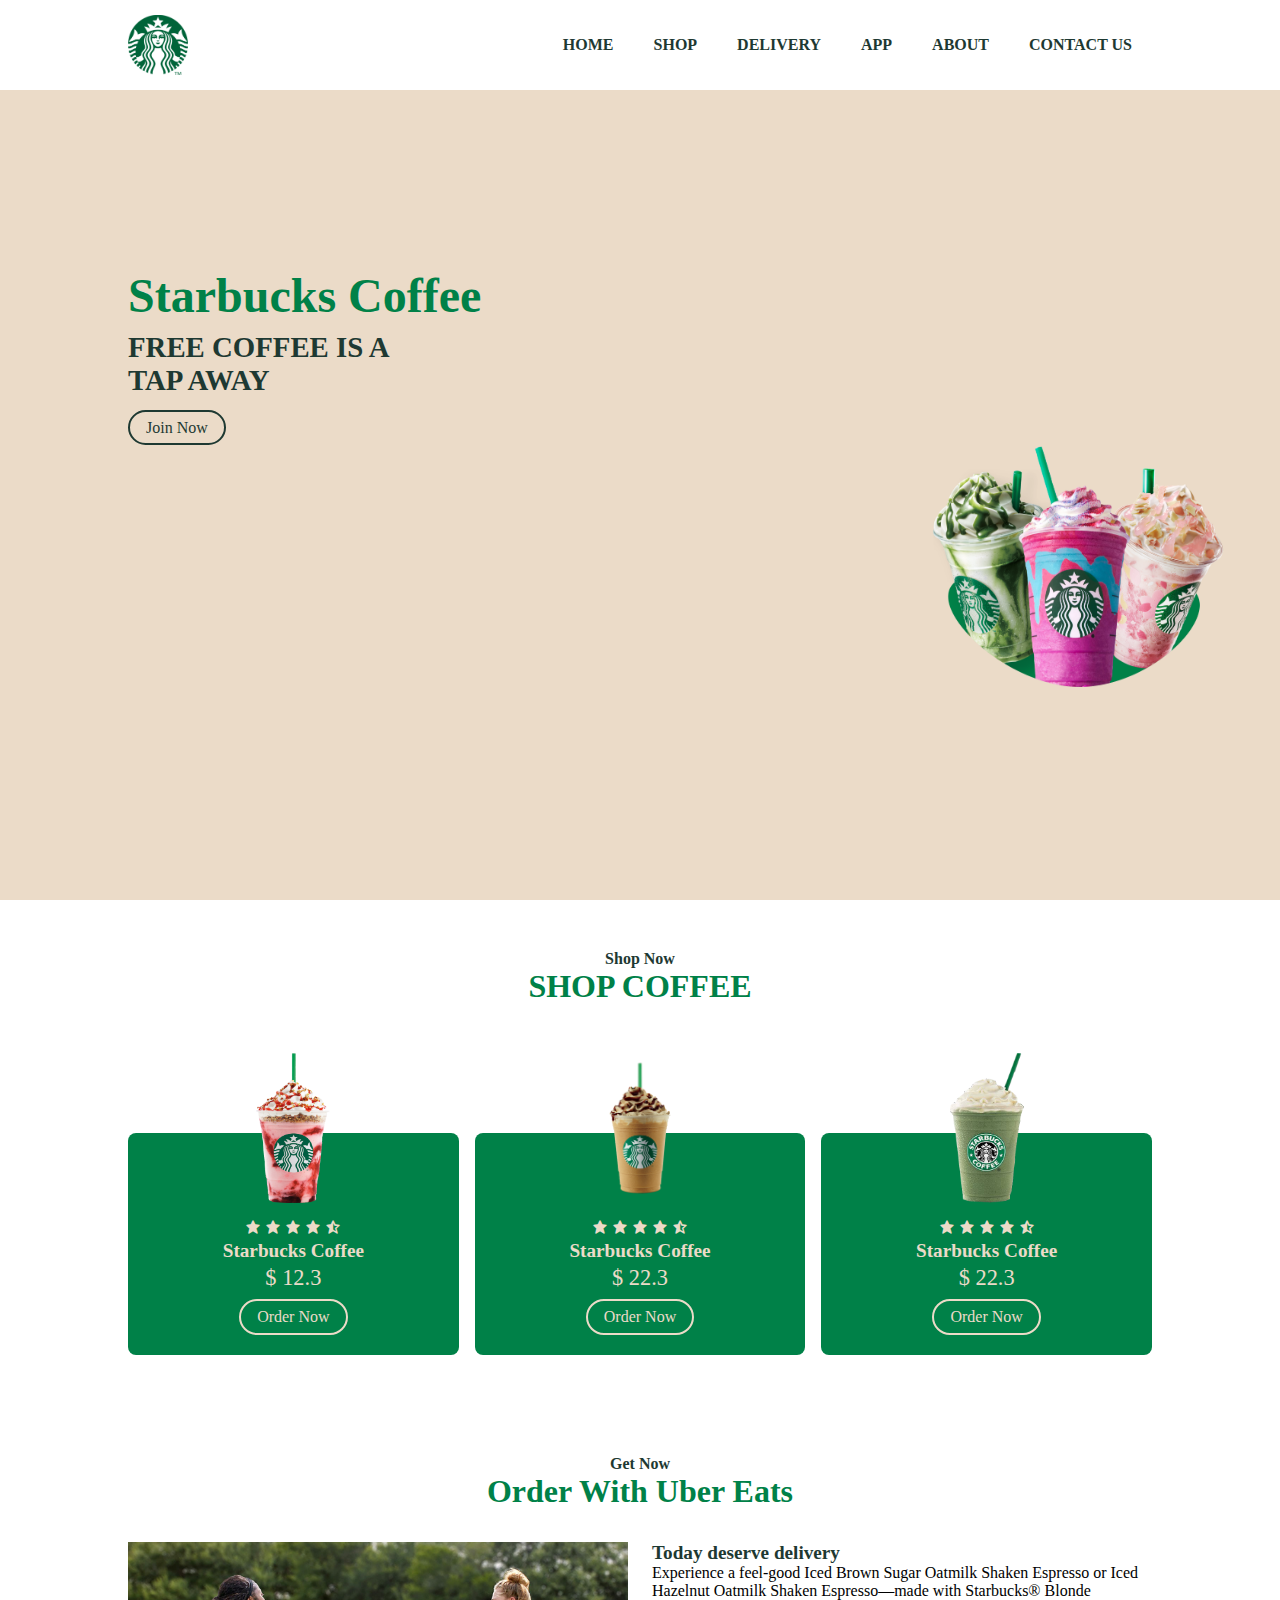
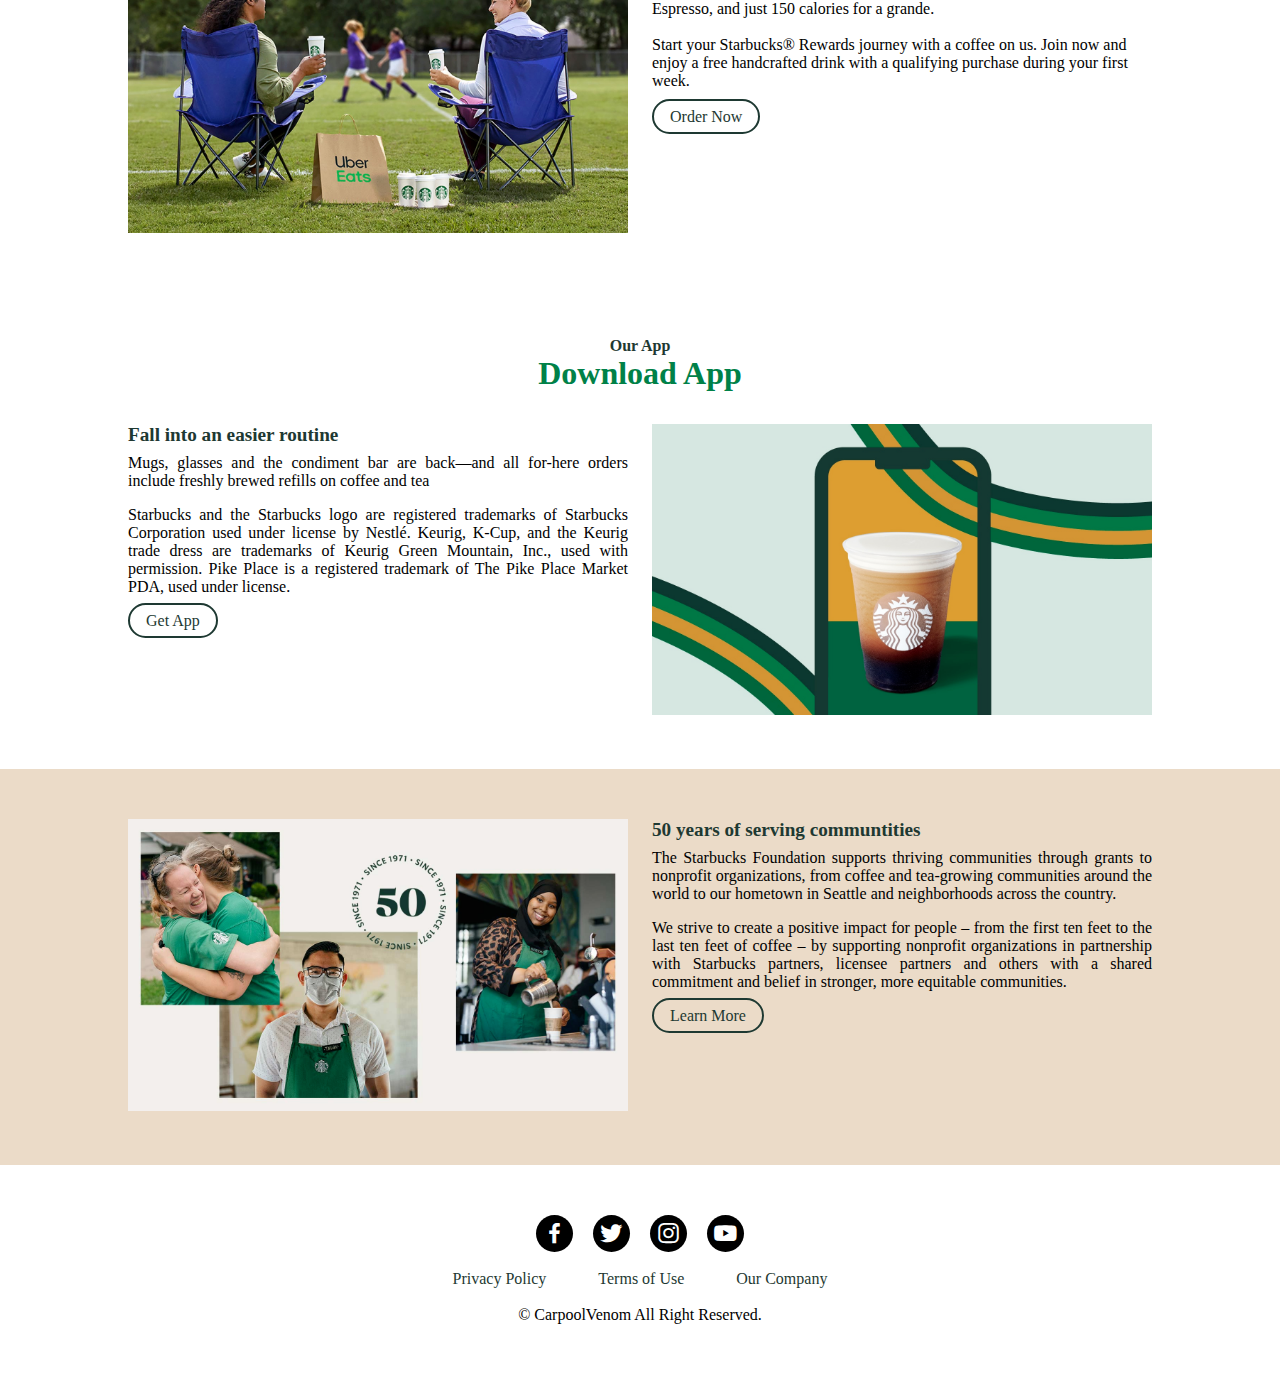
<file: Strbucks/website/index.html>
<!DOCTYPE html>
<html lang="en">
<head>
    <meta charset="UTF-8">
    <meta name="viewport" content="width=device-width, initial-scale=1.0">
    <title>Starbucks website</title>
    <link rel="stylesheet" href="index.css">
    <link rel="stylesheet" href="https://cdn.jsdelivr.net/npm/boxicons@latest/css/boxicons.min.css">
</head>
<body>
    <header>
        <a href="#" class="logo" ><img src="logo.png" alt=" "></a>
        <div class="bx bx-menu " id="menu-icon"></div>

        <ul class="nav">
            <li><a href="#home">Home</a></li>
            <li><a href="#shop">Shop</a></li>
            <li><a href="#Delivery">Delivery</a></li>
            <li><a href="#App">App</a></li>
            <li><a href="#About">About</a></li>
            <li><a href="#contact us">Contact us</a></li>
        </ul>
    </header>
    <section class="home" id="home">
        <div class="home-text">
            <span>Welcome To</span>
            <h1>Starbucks Coffee</h1>
            <h2>Free Coffee is a <br>tap away</h2>
            <a href="#" class="btn">Join Now</a>
        </div>
        <div class="home-img">
            <img src="home.png" alt=" ">
        </div>
    </section>
    <section class="shop" id="shop">
        <div class="heading">
            <span>Shop Now</span>
            <h1>SHOP COFFEE</h1>
        </div>
        <div class="shop-container" >
            <div class="box">
                <div class="box-img">
                    <img src="shop1.png"  alt=" ">
                </div>
                <div class="stars">
                    <i class='bx bxs-star'></i>
                    <i class='bx bxs-star'></i>
                    <i class='bx bxs-star'></i>
                    <i class='bx bxs-star'></i>
                    <i class='bx bxs-star-half' ></i>
                </div>
                <h2>Starbucks Coffee</h2>
                <span> $ 12.3</span>
                <a href="#" class="btn">Order Now</a>
            </div>

            <div class="box">
                <div class="box-img">
                    <img src="shop2.png"  alt=" ">
                </div>
                <div class="stars">
                    <i class='bx bxs-star'></i>
                    <i class='bx bxs-star'></i>
                    <i class='bx bxs-star'></i>
                    <i class='bx bxs-star'></i>
                    <i class='bx bxs-star-half' ></i>
                </div>
                <h2>Starbucks Coffee</h2>
                <span> $ 22.3</span>
                <a href="#" class="btn">Order Now</a>
            </div>

            <div class="box">
                <div class="box-img">
                    <img src="shop3.png"  alt=" ">
                </div>
                <div class="stars">
                    <i class='bx bxs-star'></i>
                    <i class='bx bxs-star'></i>
                    <i class='bx bxs-star'></i>
                    <i class='bx bxs-star'></i>
                    <i class='bx bxs-star-half' ></i>
                </div>
                <h2>Starbucks Coffee</h2>
                <span> $ 22.3</span>
                <a href="#" class="btn">Order Now</a>
            </div>
        </div>
    </section>
    <section class="delivery" id="delivery">
        <div class="heading">
            <span>Get Now</span>
            <h1>Order With Uber Eats</h1>
        
        </div>
        <div class="container">
            <div class="delivery-img">
                <img src="delivery.png" alt="">
            </div>
            <div class="delivery-text">
                <h2>Today deserve delivery</h2>
                <p>Experience a feel-good Iced Brown Sugar Oatmilk Shaken Espresso or Iced Hazelnut Oatmilk Shaken Espresso—made with Starbucks® Blonde Espresso, and just 150 calories for a grande.</p>
                <br>
                <p>Start your Starbucks® Rewards journey with a coffee on us. Join now and enjoy a free handcrafted drink with a qualifying purchase during your first week.</p>
                <br>
                <a href="#" class="btn"> Order Now</a>    
                
            </div>
        </div>
    </section>
    <section class="app" id="app">
        <div class="heading">
            <span>Our App</span>
            <h1>Download App</h1>
        </div>
        <div class="container">
            
            <div class="app-text">
                <h2>Fall into an easier routine</h2>
                <p>Mugs, glasses and the condiment bar are back—and all for-here orders include freshly brewed refills on coffee and tea</p>
                <p>Starbucks and the Starbucks logo are registered trademarks of Starbucks Corporation used under license by Nestlé.

                    Keurig, K-Cup, and the Keurig trade dress are trademarks of Keurig Green Mountain, Inc., used with permission. Pike Place is a registered trademark of The Pike Place Market PDA, used under license.</p>
                <a href="#" class="btn">Get App</a>    
            </div>
            <div class="app-img">
                <img src="app.png" alt="">
            </div>
        </div>    
    </section>
    <section class="about" id="about">
        <div class="about-img">
            <img src="about.png" alt="">
        </div>
        <div class="about-text">
            <h2>50 years of serving communtities</h2>
            <p>The Starbucks Foundation supports thriving communities through grants to nonprofit organizations, from coffee and tea-growing communities around the world to our hometown in Seattle and neighborhoods across the country.</p>
            <p>We strive to create a positive impact for people – from the first ten feet to the last ten feet of coffee – by supporting nonprofit organizations in partnership with Starbucks partners, licensee partners and others with a shared commitment and belief in stronger, more equitable communities.</p>
            
            <a href="#" class="btn">Learn More</a>    
        </div>
    </section>
    <section class="contact" id="contact">
        <div class="social">
            <a href="#"><i class='bx bxl-facebook'></i></a>
            <a href="#"><i class='bx bxl-twitter'></i></a>
            <a href="#"><i class='bx bxl-instagram'></i></a>
            <a href="#"><i class='bx bxl-youtube'></i></a>

        </div>
        <br>
        <div class="links">
            <a href="#">Privacy Policy</a>
            <a href="#">Terms of Use</a>
            <a href="#">Our Company</a>
        </div>
        <br>
        <p>&#169; CarpoolVenom All Right Reserved.</p>
    </section>






    


















    <script></script>
</body>
</html>
</file>
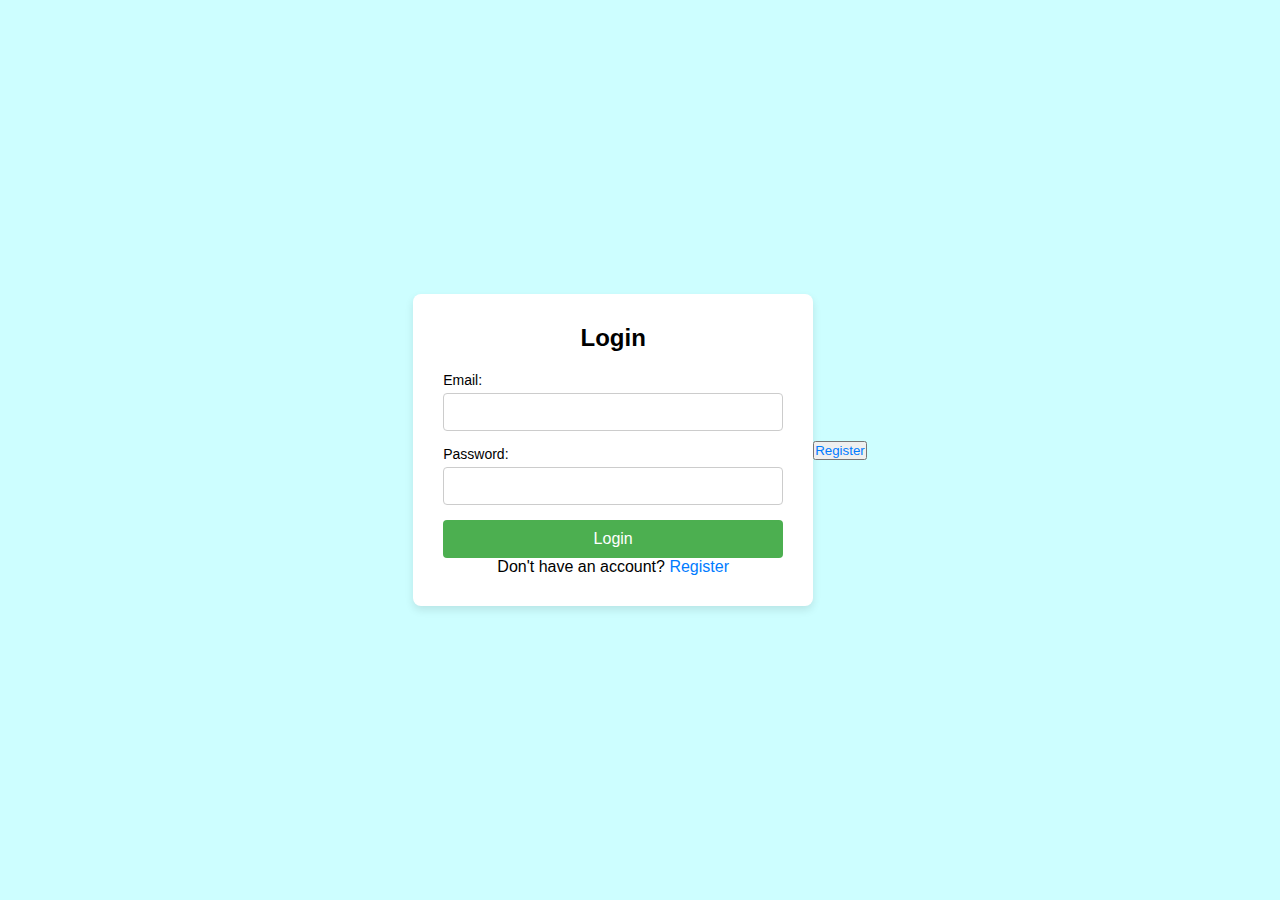
<file: Strbucks/website/web.html>
<!DOCTYPE html>
<html lang="en">
<head>
    <meta charset="UTF-8">
    <meta name="viewport" content="width=device-width, initial-scale=1.0">
    <title>Login Page</title>
    <link rel="stylesheet" href="web.css">
</head>
<body>
    <div class="form-container">
        <h2>Login</h2>
        <form action="#" method="POST">
            <div class="input-group">
                <label for="email">Email:</label>
                <input type="email" id="email" name="email" required>
            </div>
            <div class="input-group">
                <label for="password">Password:</label>
                <input type="password" id="password" name="password" required>
            </div>
            <button type="submit" class="btn">Login</button>
            <p>Don't have an account? <a href="reg.html">Register</a></p>
        </div>
        <button><a href="reg.html">Register</a></button>
    </form>
        </form>
    </div>
</body>
</html>
</file>
<file: Strbucks/website/index.css>
@import url('https://fonts.googleapis.com/css2?family=Open+Sans:ital,wght@0,300..800;1,300..800&display=swap');
*{
    margin: 0;
    padding: 0;
    box-sizing: border-box;
    scroll-padding-top:2rem;
    list-style: none;
    scroll-behavior: smooth;
    font-family: "poppins" sans-serif;
}
:root{
    --main-color:#008148;
    --second-color:#1e3932;
}

section{
    padding:50px 10% ;
}
*::selection{
    color: #fff;
    background: var(--main-color);
}
img{
    width: 100%;
}
header{
    position: fixed;
    width: 100%;
    height: 10%;
    top: 0;
    right: 0;
    z-index: 1000;
    display: flex;
    align-items: center;
    justify-content: space-between;
    background: #fff;
    box-shadow: 0 4px 41px rgb(14, 55,54/14%);
    padding: 15px 10%;
    transition: 0.2s;
}    

.logo{
    display: flex;
    align-items: center;
}
.logo img{
    width: 60px;
}
.nav{
    display: flex;
}
.nav a{
    font-size: 1rem;
    padding: 11px 20px;
    color: var(--second-color);
    font-weight: 600;
    text-transform: uppercase;
    text-decoration: none;
}

.nav a:hover{
    color: var(--main-color);
}
#menu-icon{
    font-size: 24px;
    cursor: pointer;
    z-index:1001 ;
    display: none;
}
.home{
    width: 100%;
    min-height: 100vh;
    display:space-between;
    flex-wrap: wrap;
    align-items: center;
    background: #ebdbc8;
    gap:1rem;
}
.home-text{
    flex:1 1 17rem;
    
}
.home-text span{ 
    font-size: rem;
    font-weight: 600;
    color: var(--second-color);
} 
.home-img{
    flex:1 1 17rem;
    width: 300px;
    display: flex;
    justify-content: center;
    margin-left: 800px;
    height: 250px;
}
.home-img img{
    animation: animate 3s linear infinite;
}
@keyframes animate{
    0%{
        transform: translate(-11px,0);
    }
    50%{
        transform: translate(-0px, -11px);
    }
    100%{
        transform: translate(-11px 0);
    }
}

.home-text span{
    font-size: 1rem;
    text-transform: uppercase;
    font-weight: 600;
    color: var(--second-color);
}
.home-text h1{
    font-size: 3rem;
    color: var(--main-color);
    font-weight: bolder;
    margin-top: 200px;
}
.home-text h2{
    font-size: 1.8rem;
    font-weight:600 ;
    color: var(--second-color);
    margin: 0.5rem 0 1.4rem ;
    text-transform: uppercase;
}
.btn{
    padding: 7px 16px;
    border: 2px solid var(--second-color);
    border-radius: 40px;
    color: var(--second-color);
    font-weight: 500;
    text-decoration: none;
}
.btn:hover{
    color: #fff;
    background: var(--second-color);
}
.heading span{
    font-size: rem;
    font-weight: 600;
    color: var(--second-color);
    display: flex;
    align-items: center;
    justify-content: center;
}
.heading h1{
    font-size: 2rem;
    color: var(--main-color);
    display: flex;
    align-items: center;
    justify-content: center;
}
.shop-container{
    display: flex;
    flex-wrap: wrap;
    gap: 1rem;
    margin-top: 5rem;
}
.shop-container .box{
    flex: 1 1 10rem;
    background: var(--main-color);
    padding: 20px;
    display: flex;
    text-align: center;
    flex-direction: column;
    align-items: center;
    margin-top: 3rem;
    border-radius: 0.5rem;
}
.shop-container .box .box-img{
    width: 150px;
    height: 150px;
    margin-top: -100px;
}
.shop-container .box .box-img img{
    width: 100%;
    height: 100%;
    object-fit: contain;
    object-position: center;
}
.stars{
    margin:1rem 0 0.1rem ;
}
.shop-container .box .stars .bx{
    color: #ebdbc8;
}
.shop-container .box h2{
    color: #ebdbc8;
    font-size: 1.2rem;
}
.shop-container .box span{
    color: #ebdbc8;
    font-size: 1.4rem;
    font-weight: 500;
    margin: 0.2rem 0  0.5rem;
}
.box .btn{
    border: 2px solid #ebdbc8;
    color: #ebdbc8;
}
.box .btn:hover{
    background: #ebdbc8;
    color: var(--second-color);
}
.container{
    display: flex;
    flex-wrap: wrap;
    gap:1.5rem;
    margin-top: 2rem;
}
.delivery-img {
    flex:1 1 21rem;
}
.delivery-text,
.app-text{
    flex:1 1 21rem;
}
.delivery-text h2 ,
.app-text h2 {
    font-size:  1.2rem;
    color: var(--second-color);
}
.delivery-text p{
    text-align: left;
}

.app-text p{
    margin: 0.5rem 0 1rem;
    text-align: justify;
}
.app-img{
    flex:1 1 21rem;
}
.about{
    display: flex;
    flex-wrap: wrap;
    background: #ebdbc8;
    gap: 1.5rem;
}
.about-img{
    flex: 1 1 17rem;
}
.about-text{
    flex: 1 1 17rem;
}
.about-text h2{
    font-size: 1.2rem;
    color: var(--second-color);
}
.about-text p{
    margin:0.5rem 0 1rem;
    text-align: justify;
}
.contact{
    display: flex;
    flex-direction: column;
    align-items: center;
}
.social a{
    font-size: 27px;
    margin: 0.5rem;
}
.social a .bx{
    color: #fff;
    padding: 5px;
    background: #000000;
    border-radius: 50%;
}
.social a .bx:hover{
    background: var(--main-color);
}
.links{
    margin: 1 rem 0 1rem;
}
.links a{
    font-size: 1rem;
    font-weight: 500;
    color:var(--second-color);
    padding: 1.5rem;
    text-decoration: none;
}
.links a:hover{
    color: var(--main-color);
}
.contact p{
    text-align: center;
}
@media (max-width:1150px){
    header{
        padding: 18px 7%;
    }
    section{
        padding: 50px 7%;
    }
    .home-text h1{
        font-size: 3rem;
    }
    .home-text h2{
        font-size: 1.5rem;
    }
}
@media (max-width:991px){
    header{
        padding: 18px 4%;
    }
    section{
        padding: 50px 4% ;
    }
}
@media (max-width:768px){
    header{
        padding: 11px 4%;
    }
 #menu-icon{
    display: initial;
 }
 header .nav{
    position: absolute;
    top: 100%;
    left: 0;
    right: 0;
    display: flex;
    flex-direction: column;
    background: #fff;
    box-shadow: 0 4px 4px rgb(14, 55,54 / 14%);
    border-top: 2px solid var(--main-color);
    transition: 0.2s;
    text-align: left;
 }
}
</file>
<file: Strbucks/website/web.css>
* {
    margin: 0;
    padding: 0;
    box-sizing: border-box;
}

body {
    font-family: Arial, sans-serif;
    background-color: #f4f4f4;
    display: flex;
    justify-content: center;
    align-items: center;
    height: 100vh;
    background-color:rgb(205, 254, 255);
}


.form-container {
    background-color: #fff;
    padding: 30px;
    border-radius: 8px;
    box-shadow: 0 4px 8px rgba(0, 0, 0, 0.1);
    width: 100%;
    max-width: 400px;
    text-align: center;
}

h2 {
    font-size: 24px;
    margin-bottom: 20px;
}


.input-group {
    margin-bottom: 15px;
    text-align: left;
}


label {
    display: block;
    font-size: 14px;
    margin-bottom: 5px;
}

input {
    width: 100%;
    padding: 10px;
    font-size: 14px;
    border: 1px solid #ccc;
    border-radius: 4px;
}


.btn {
    background-color: #4CAF50;
    color: white;
    padding: 10px 20px;
    border: none;
    border-radius: 4px;
    cursor: pointer;
    font-size: 16px;
    width: 100%;
}

.btn:hover {
    background-color: #45a049;
}


a {
    color: #007BFF;
    text-decoration: none;
}

a:hover {
    text-decoration: underline;
}
</file>
